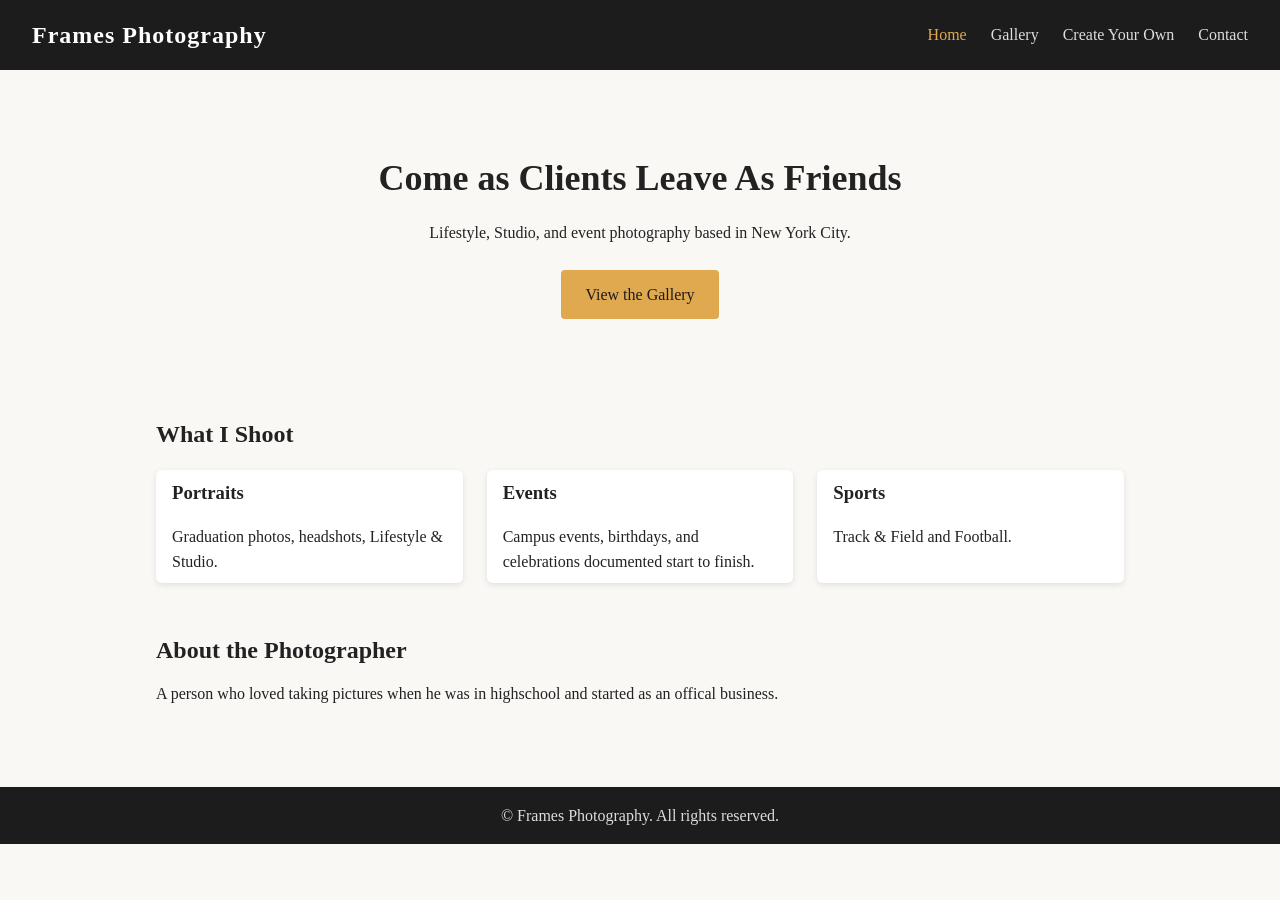
<file: index.html>
<!DOCTYPE html>
<html lang="en">
<head>
  <meta charset="UTF-8">
  <meta name="viewport" content="width=device-width, initial-scale=1.0">
  <title>Frames. Photography | Home</title>
  <link rel="stylesheet" href="style.css">
</head>
<body>
  <header>
    <h1>Frames Photography</h1>
    <nav>
      <ul>
        <li><a href="index.html" class="active">Home</a></li>
        <li><a href="page2.html">Gallery</a></li>
        <li><a href="create.own.html">Create Your Own</a></li>
        <li><a href="contact.html">Contact</a></li>
      </ul>
    </nav>
  </header>

  <main>
    <section class="hero">
      <h2>Come as Clients Leave As Friends</h2>
      <p>Lifestyle, Studio, and event photography based in New York City.</p>
      <a href="page2.html" class="button">View the Gallery</a>
    </section>

    <section>
      <h2>What I Shoot</h2>
      <div class="cards">
        <article class="card">
          <h3>Portraits</h3>
          <p>Graduation photos, headshots, Lifestyle & Studio.</p>
        </article>
        <article class="card">
          <h3>Events</h3>
          <p>Campus events, birthdays, and celebrations documented start to finish.</p>
        </article>
        <article class="card">
          <h3>Sports</h3>
          <p>Track & Field and Football.</p>
        </article>
      </div>
    </section>

    <section class="about">
      <h2>About the Photographer</h2>
      <p>A person who loved taking pictures when he was in highschool and started as an offical business.</p>
    </section>
  </main>

  <footer>
    <p>&copy; Frames Photography. All rights reserved.</p>
  </footer>
</body>
</html>
</file>
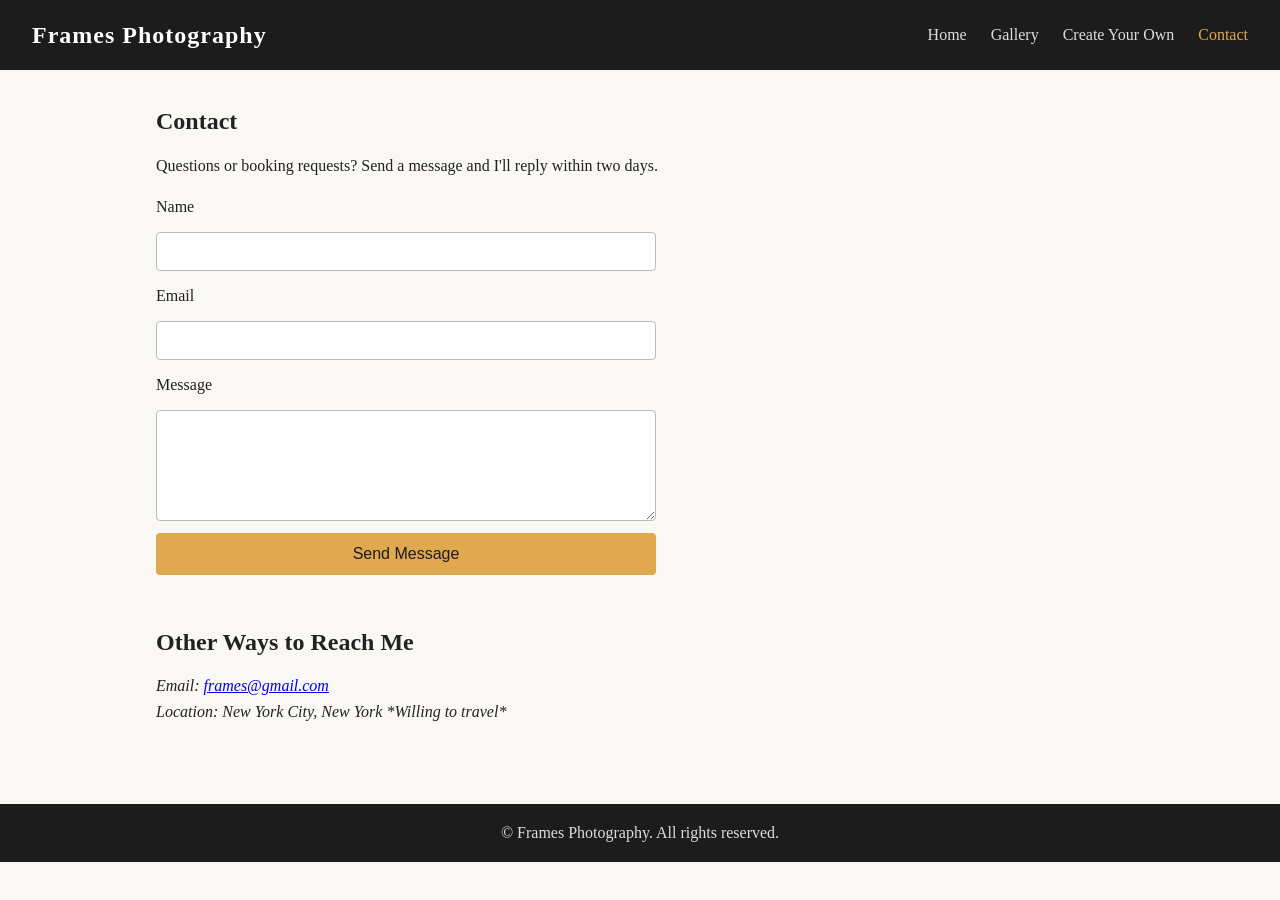
<file: contact.html>
<!DOCTYPE html>
<html lang="en">
<head>
  <meta charset="UTF-8">
  <meta name="viewport" content="width=device-width, initial-scale=1.0">
  <title>Frames Photography | Contact</title>
  <link rel="stylesheet" href="style.css">
</head>
<body>
  <header>
    <h1>Frames Photography</h1>
    <nav>
      <ul>
        <li><a href="index.html">Home</a></li>
        <li><a href="page2.html">Gallery</a></li>
        <li><a href="create.own.html">Create Your Own</a></li>
        <li><a href="contact.html" class="active">Contact</a></li>
      </ul>
    </nav>
  </header>

  <main>
    <section>
      <h2>Contact</h2>
      <p>Questions or booking requests? Send a message and I'll reply within two days.</p>

      <form action="#" method="post">
        <label for="name">Name</label>
        <input type="text" id="name" name="name" required>

        <label for="email">Email</label>
        <input type="email" id="email" name="email" required>

        <label for="message">Message</label>
        <textarea id="message" name="message" rows="5" required></textarea>

        <button type="submit" class="button">Send Message</button>
      </form>
    </section>

    <section>
      <h2>Other Ways to Reach Me</h2>
      <address>
        Email: <a href="mailto:frames@gmail.com">frames@gmail.com</a><br>
        Location: New York City, New York *Willing to travel*
      </address>
    </section>
  </main>

  <footer>
    <p>&copy; Frames Photography. All rights reserved.</p>
  </footer>
</body>
</html>
</file>
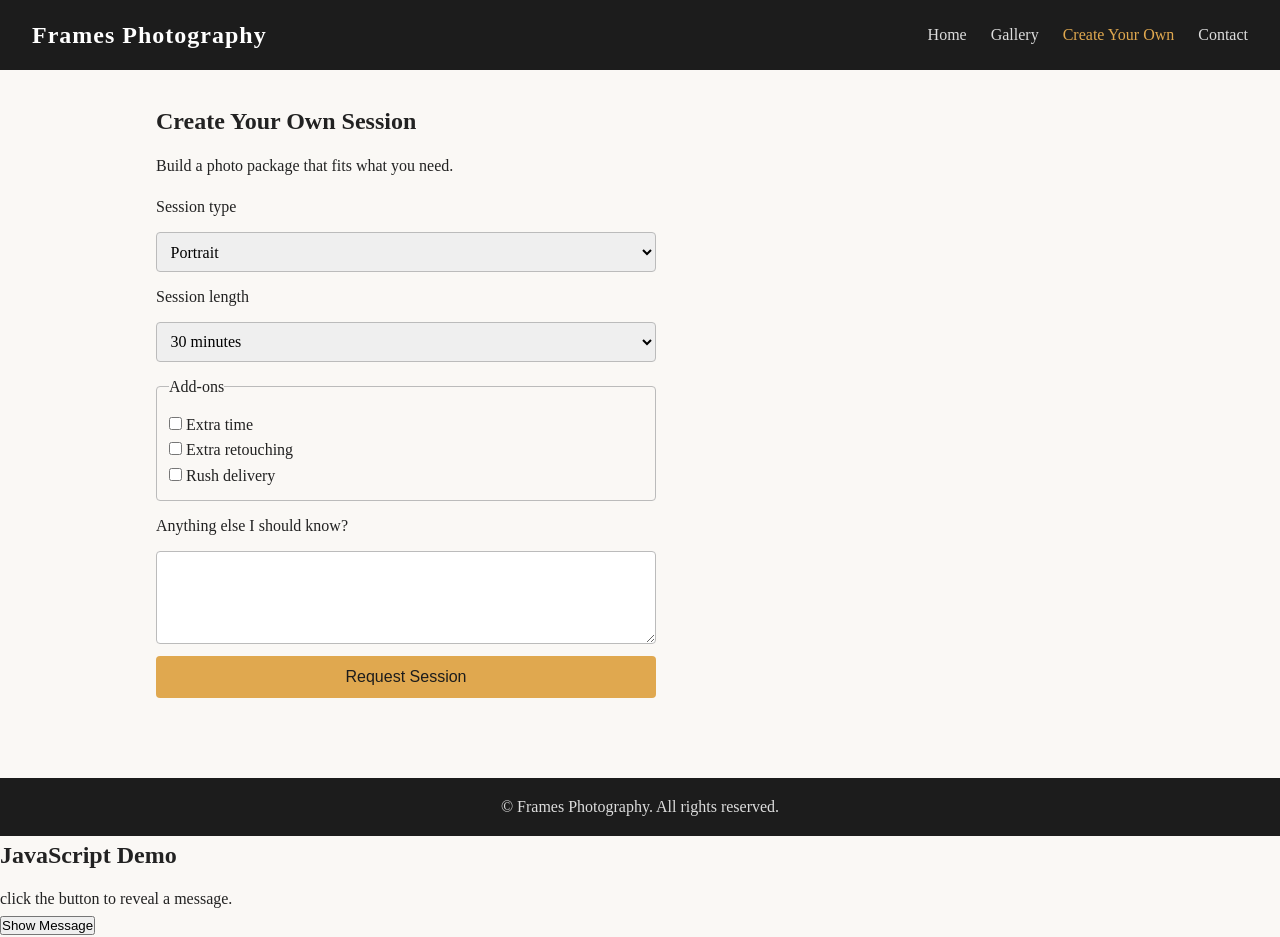
<file: create own.html>
<!DOCTYPE html>
<html lang="en">
<head>
  <meta charset="UTF-8">
  <meta name="viewport" content="width=device-width, initial-scale=1.0">
  <title>Frames Photography | Create Your Own</title>
  <link rel="stylesheet" href="style.css">
</head>
<body>
  <header>
    <h1>Frames Photography</h1>
    <nav>
      <ul>
        <li><a href="index.html">Home</a></li>
        <li><a href="page2.html">Gallery</a></li>
        <li><a href="create.own.html" class="active">Create Your Own</a></li>
        <li><a href="contact.html">Contact</a></li>
      </ul>
    </nav>
  </header>

  <main>
    <section>
      <h2>Create Your Own Session</h2>
      <p>Build a photo package that fits what you need.</p>

      <form action="#" method="post">
        <label for="type">Session type</label>
        <select id="type" name="type">
          <option value="Lifestyle">Portrait</option>
          <option value="Studio">Studio</option>
        </select>

        <label for="length">Session length</label>
        <select id="length" name="length">
          <option value="30">30 minutes</option>
          <option value="60">1 hour</option>
          <option value="120">2 hours</option>
        </select>

        <fieldset>
          <legend>Add-ons</legend>
          <label><input type="checkbox" name="addons" value="prints"> Extra time</label>
          <label><input type="checkbox" name="addons" value="retouch"> Extra retouching</label>
          <label><input type="checkbox" name="addons" value="rush"> Rush delivery</label>
        </fieldset>

        <label for="notes">Anything else I should know?</label>
        <textarea id="notes" name="notes" rows="4"></textarea>

        <button type="submit" class="button">Request Session</button>
      </form>
    </section>
  </main>

  <footer>
    <p>&copy; Frames Photography. All rights reserved.</p>
  </footer>
  <scription class="interactive-demo">
    <h2>JavaScript Demo</h2>

    <p id="messgae">
      click the button to reveal a message.
    </p>

    <button id="messgaeButtpn">
      Show Message
    </button>
  </scription>
</body> 
</html>
</file>
<file: style.css>
* {
  box-sizing: border-box;
  margin: 0;
  padding: 0;
}

body {
  font-family: Georgia, "Times New Roman", serif;
  line-height: 1.6;
  color: #222;
  background-color: #faf8f5;
}

header {
  background-color: #1c1c1c;
  color: #fff;
  padding: 1rem 2rem;
  display: flex;
  flex-wrap: wrap;
  justify-content: space-between;
  align-items: center;
}

header h1 {
  font-size: 1.5rem;
  letter-spacing: 1px;
}

nav ul {
  list-style: none;
  display: flex;
  flex-wrap: wrap;
  gap: 1.5rem;
}

nav a {
  color: #ddd;
  text-decoration: none;
}

nav a:hover,
nav a.active {
  color: #e0a84f;
}

main {
  max-width: 1000px;
  margin: 0 auto;
  padding: 2rem 1rem;
}

section {
  margin-bottom: 3rem;
}

h2 {
  margin-bottom: 0.75rem;
}

.hero {
  text-align: center;
  padding: 3rem 1rem;
}

.hero h2 {
  font-size: 2.25rem;
}

.hero p {
  margin-bottom: 1.5rem;
}

.button {
  display: inline-block;
  background-color: #e0a84f;
  color: #1c1c1c;
  padding: 0.75rem 1.5rem;
  border: none;
  border-radius: 4px;
  font-size: 1rem;
  text-decoration: none;
  cursor: pointer;
}

.button:hover {
  background-color: #c98f35;
}

.cards,
.gallery {
  display: grid;
  grid-template-columns: repeat(auto-fit, minmax(250px, 1fr));
  gap: 1.5rem;
  margin-top: 1rem;
}

.card {
  background-color: #fff;
  border-radius: 6px;
  overflow: hidden;
  box-shadow: 0 2px 6px rgba(0, 0, 0, 0.1);
}

.card h3,
.card p {
  padding: 0.5rem 1rem;
}

img {
  width: 100%;
  height: auto;
  display: block;
}

figcaption {
  text-align: center;
  font-style: italic;
  padding-top: 0.4rem;
}

form {
  display: flex;
  flex-direction: column;
  gap: 0.75rem;
  max-width: 500px;
  margin-top: 1rem;
}

input,
select,
textarea {
  padding: 0.6rem;
  font-size: 1rem;
  font-family: inherit;
  border: 1px solid #bbb;
  border-radius: 4px;
}

fieldset {
  padding: 0.75rem;
  border: 1px solid #bbb;
  border-radius: 4px;
}

fieldset label {
  display: block;
}

footer {
  background-color: #1c1c1c;
  color: #ddd;
  text-align: center;
  padding: 1rem;
}
</file>
